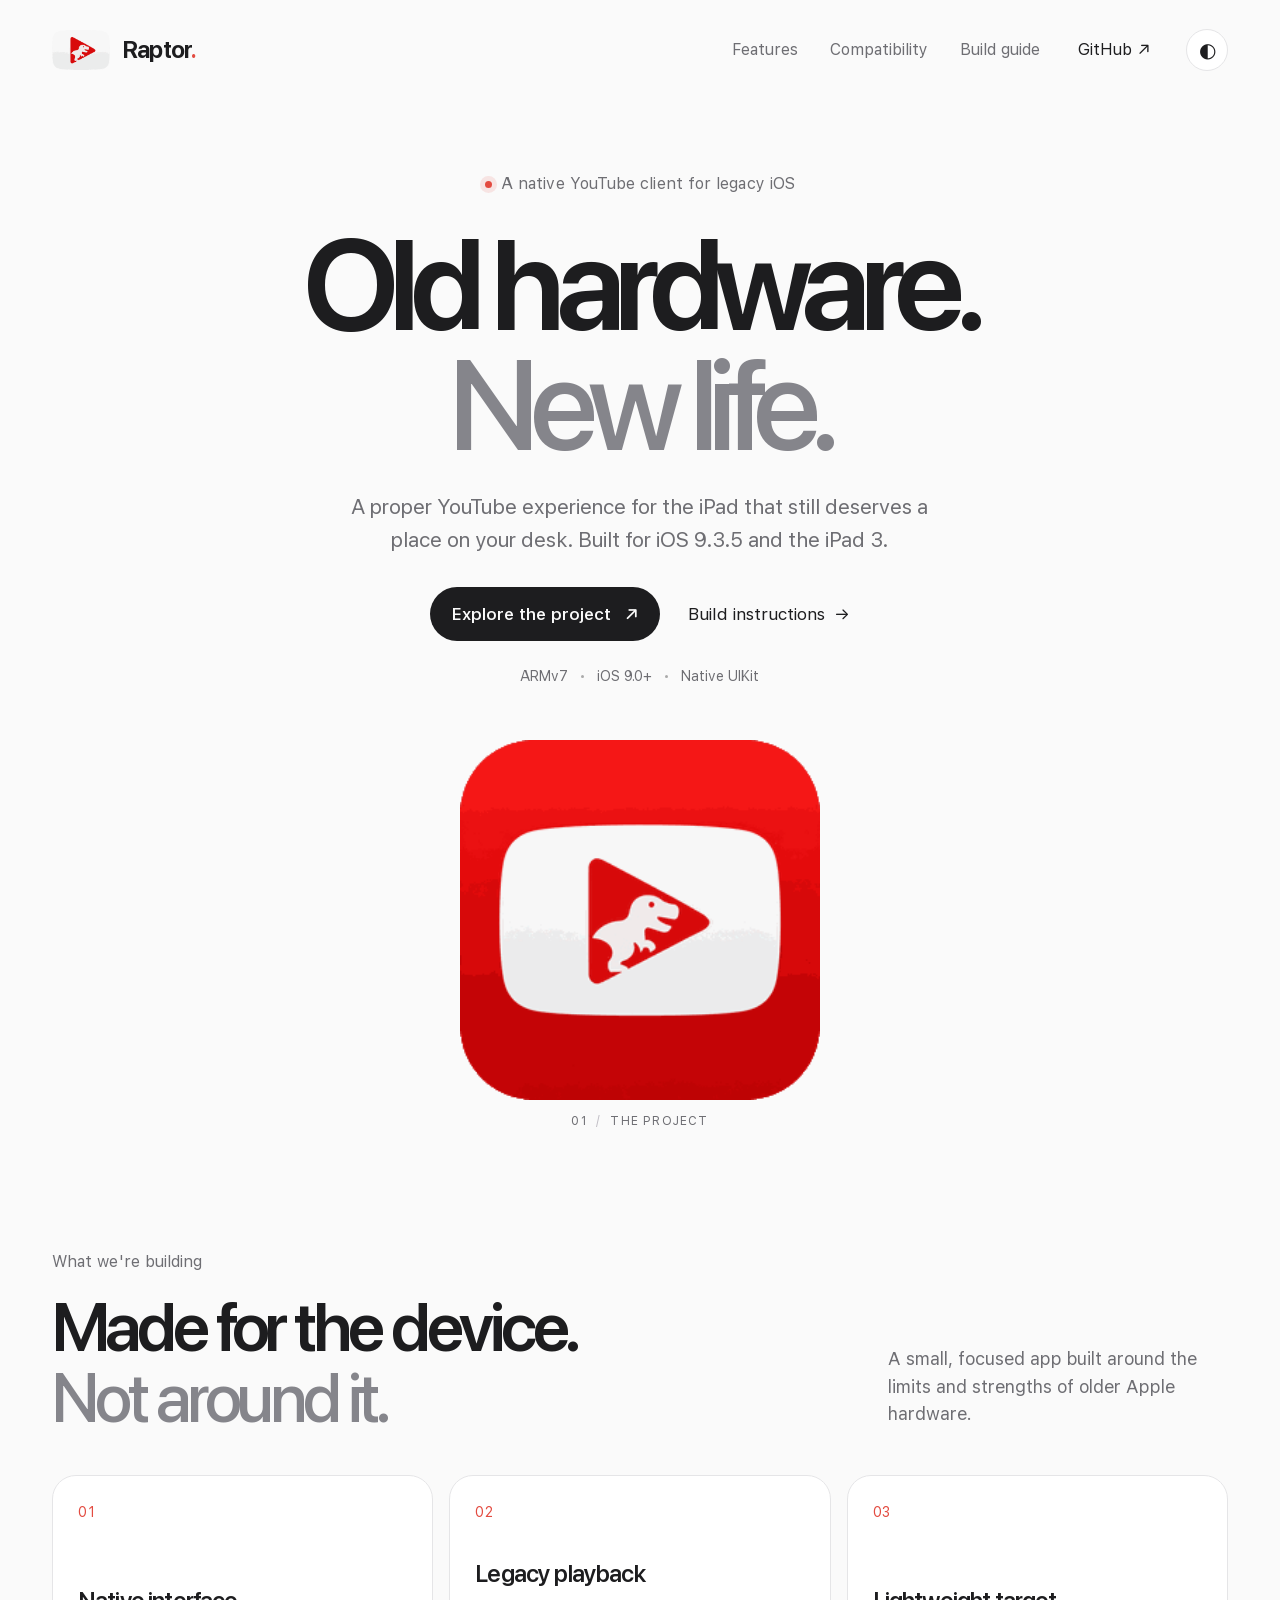
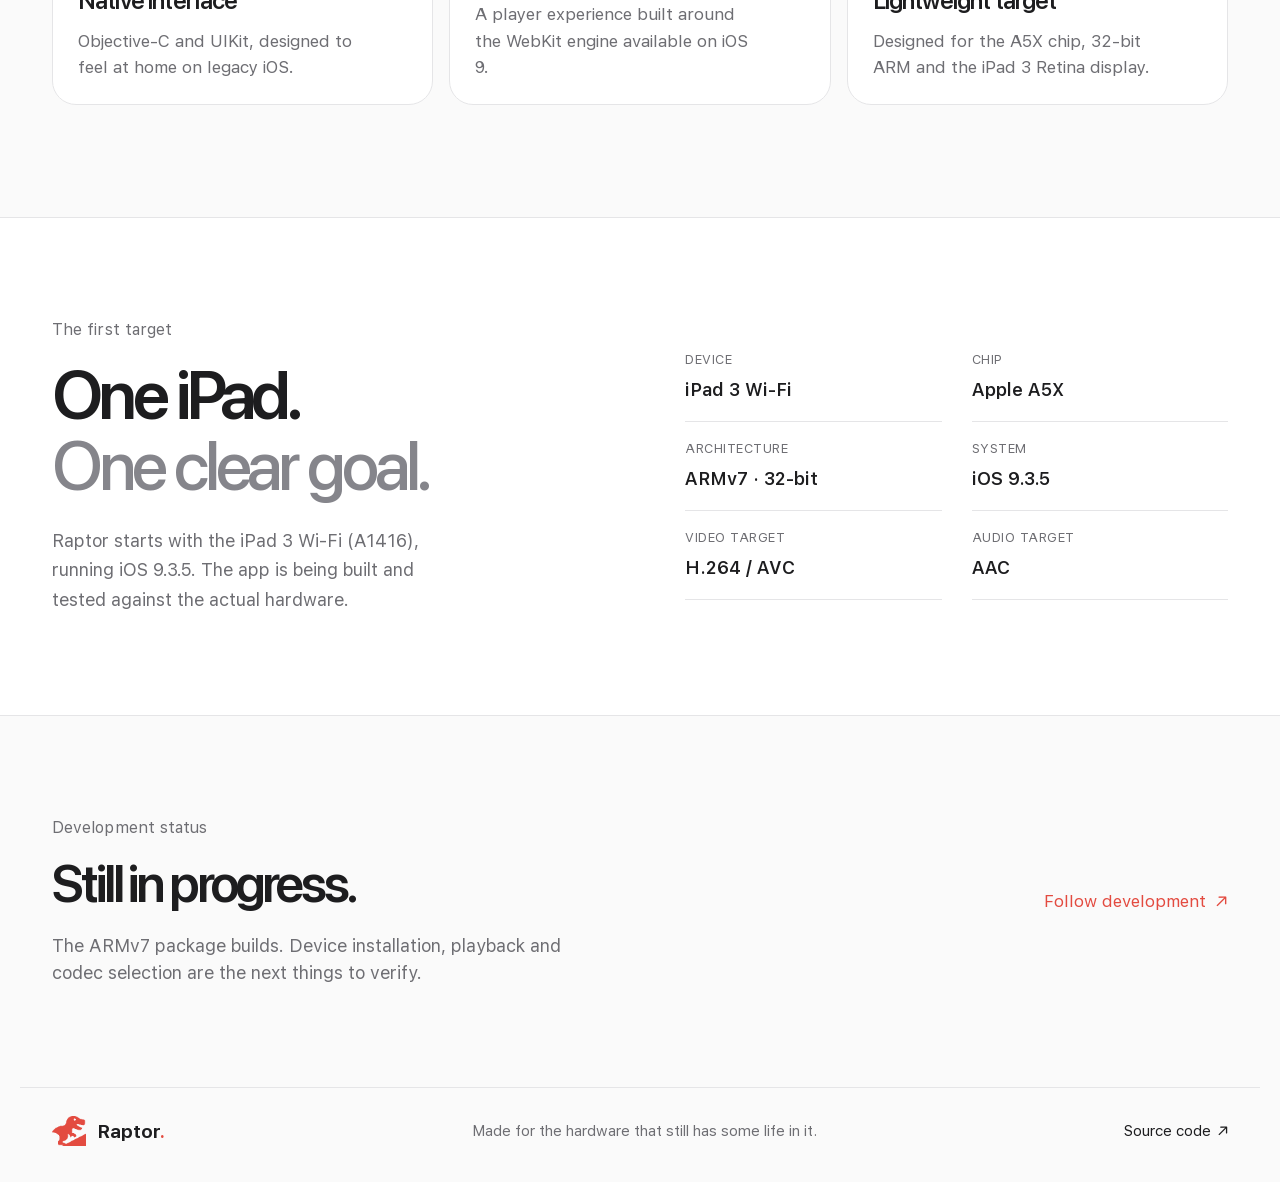
<file: website/index.html>
<!doctype html>
<html lang="en"><head><meta charset="utf-8"><meta name="viewport" content="width=device-width,initial-scale=1"><meta name="theme-color" content="#fafafa"><meta name="description" content="Raptor is a native YouTube client for legacy iOS devices."><title>Raptor — YouTube for legacy iOS</title><link rel="icon" href="./assets/favicon.png" type="image/png" sizes="64x64"><link rel="preload" href="./assets/sf-pro.woff" as="font" type="font/woff" crossorigin><link rel="stylesheet" href="./assets/style.css"><script defer src="./assets/site.js"></script></head>
<body><header class="topbar"><a class="brand" href="./" aria-label="Raptor home"><img src="./assets/raptor-logo.png" alt=""><span>Raptor<span class="brand-period">.</span></span></a><nav aria-label="Main navigation"><a href="#features">Features</a><a href="#compatibility">Compatibility</a><a href="./docs/building.html">Build guide</a><a class="github" href="https://github.com/pxotitas/raptor">GitHub <span>↗</span></a></nav><button class="theme-toggle" type="button" aria-label="Switch to dark theme" title="Switch theme"><span aria-hidden="true">◐</span></button></header>
<main><section class="hero" aria-labelledby="hero-title"><div class="hero-intro"><p class="eyebrow"><span class="eyebrow-dot"></span> A native YouTube client for legacy iOS</p><h1 id="hero-title"><span class="title-line">Old hardware.</span><span class="title-line title-muted">New life.</span></h1><p class="lead">A proper YouTube experience for the iPad that still deserves a place on your desk. Built for iOS 9.3.5 and the iPad 3.</p><div class="actions"><a class="button primary" href="https://github.com/pxotitas/raptor">Explore the project <span>↗</span></a><a class="text-link" href="./docs/building.html">Build instructions <span>→</span></a></div><div class="hero-meta"><span>ARMv7</span><i></i><span>iOS 9.0+</span><i></i><span>Native UIKit</span></div></div><div class="hero-art" aria-label="Raptor app icon"><img src="./assets/raptor-app-icon.png" alt="Raptor dinosaur play-button logo"><span class="art-index">01 <span>/</span> THE PROJECT</span></div></section>
<section class="feature-section" id="features"><div class="section-heading"><div><p class="eyebrow">What we're building</p><h2>Made for the device.<br><span>Not around it.</span></h2></div><p class="section-note">A small, focused app built around the limits and strengths of older Apple hardware.</p></div><div class="feature-grid"><article><span class="number">01</span><div><h3>Native interface</h3><p>Objective-C and UIKit, designed to feel at home on legacy iOS.</p></div><span class="feature-arrow">↗</span></article><article><span class="number">02</span><div><h3>Legacy playback</h3><p>A player experience built around the WebKit engine available on iOS 9.</p></div><span class="feature-arrow">↗</span></article><article><span class="number">03</span><div><h3>Lightweight target</h3><p>Designed for the A5X chip, 32-bit ARM and the iPad 3 Retina display.</p></div><span class="feature-arrow">↗</span></article></div></section>
<section class="compat" id="compatibility"><div class="compat-copy"><p class="eyebrow">The first target</p><h2>One iPad.<br><span>One clear goal.</span></h2><p>Raptor starts with the iPad 3 Wi-Fi (A1416), running iOS 9.3.5. The app is being built and tested against the actual hardware.</p></div><div class="specs"><div><span>Device</span><strong>iPad 3 Wi-Fi</strong></div><div><span>Chip</span><strong>Apple A5X</strong></div><div><span>Architecture</span><strong>ARMv7 · 32-bit</strong></div><div><span>System</span><strong>iOS 9.3.5</strong></div><div><span>Video target</span><strong>H.264 / AVC</strong></div><div><span>Audio target</span><strong>AAC</strong></div></div></section>
<section class="status-panel"><div><p class="eyebrow">Development status</p><h2>Still in progress.</h2><p>The ARMv7 package builds. Device installation, playback and codec selection are the next things to verify.</p></div><a class="status-link" href="https://github.com/pxotitas/raptor/issues">Follow development <span>↗</span></a></section></main>
<footer><a class="footer-brand" href="./"><img src="./assets/raptor-dino.png" alt=""><strong>Raptor<span>.</span></strong></a><span>Made for the hardware that still has some life in it.</span><a href="https://github.com/pxotitas/raptor">Source code <span>↗</span></a></footer></body></html>
</file>
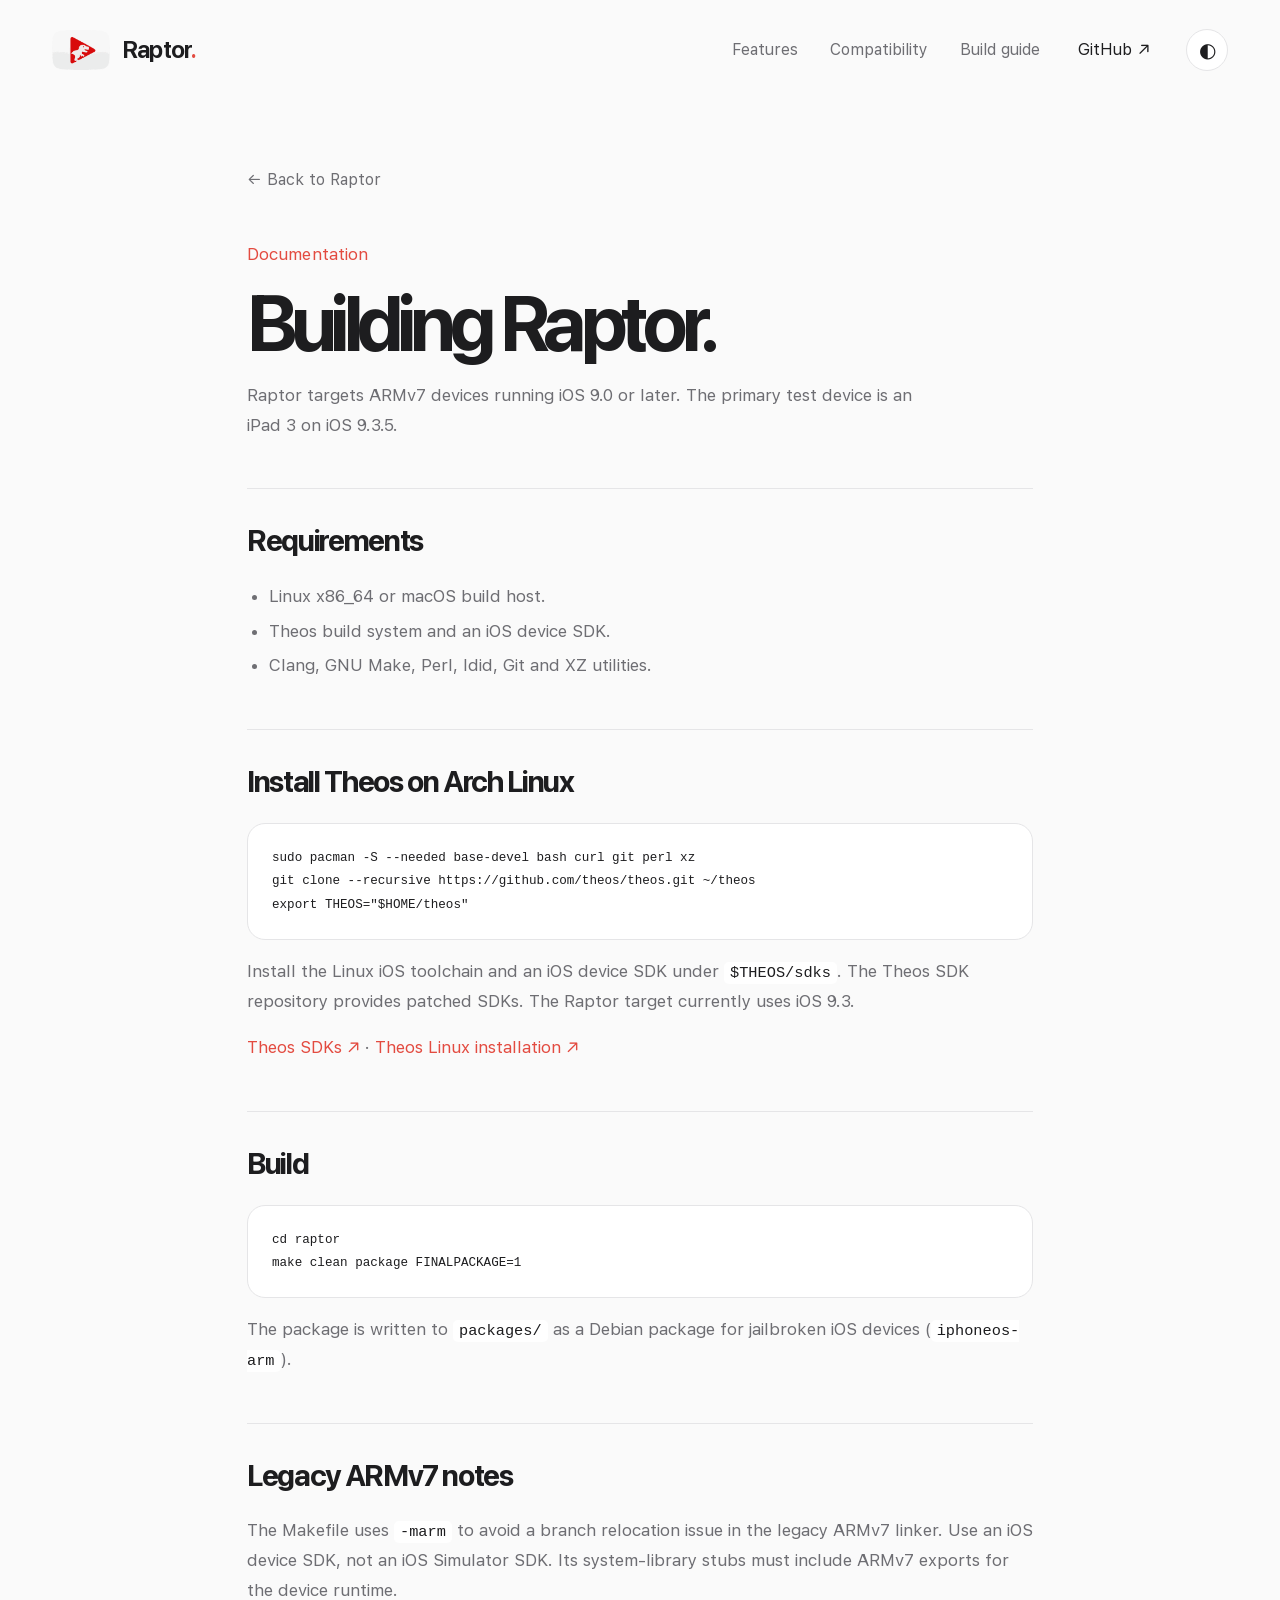
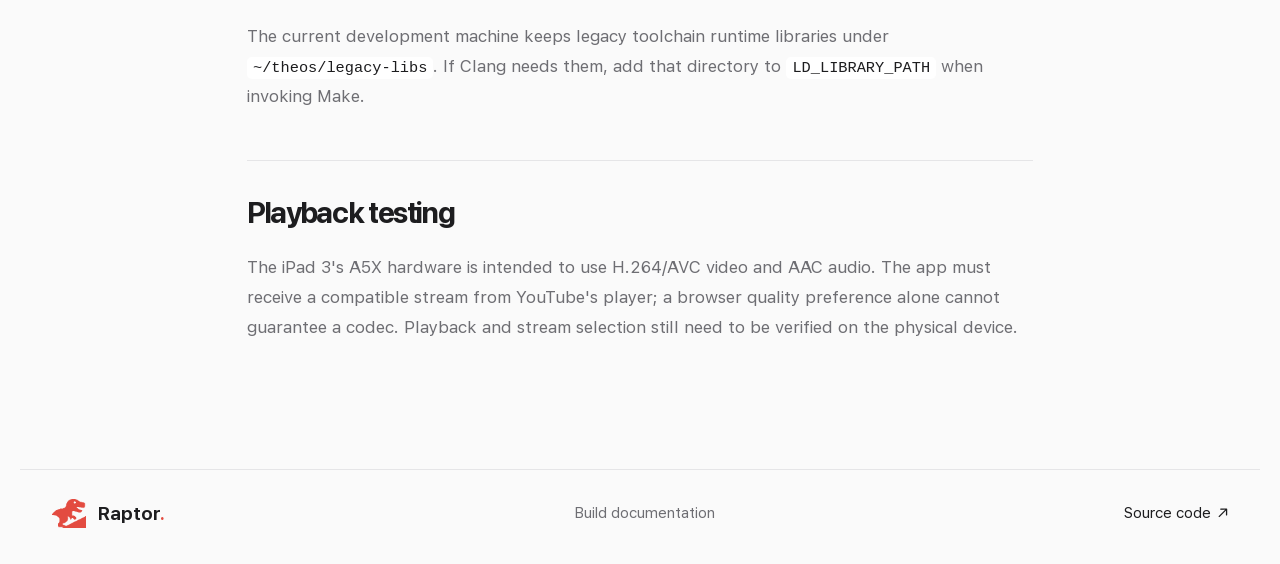
<file: website/docs/building.html>
<!doctype html>
<html lang="en"><head><meta charset="utf-8"><meta name="viewport" content="width=device-width,initial-scale=1"><meta name="theme-color" content="#fafafa"><title>Building Raptor</title><link rel="icon" href="../assets/favicon.png" type="image/png" sizes="64x64"><link rel="preload" href="../assets/sf-pro.woff" as="font" type="font/woff" crossorigin><link rel="stylesheet" href="../assets/style.css"><script defer src="../assets/site.js"></script></head>
<body><header class="topbar"><a class="brand" href="../"><img src="../assets/raptor-logo.png" alt=""><span>Raptor<span class="brand-period">.</span></span></a><nav aria-label="Main navigation"><a href="../#features">Features</a><a href="../#compatibility">Compatibility</a><a href="./building.html">Build guide</a><a class="github" href="https://github.com/pxotitas/raptor">GitHub <span>↗</span></a></nav><button class="theme-toggle" type="button" aria-label="Switch to dark theme"><span aria-hidden="true">◐</span></button></header>
<main class="doc-page"><a class="doc-back" href="../">← Back to Raptor</a><p class="eyebrow">Documentation</p><h1>Building Raptor.</h1><p class="doc-lead">Raptor targets ARMv7 devices running iOS 9.0 or later. The primary test device is an iPad 3 on iOS 9.3.5.</p>
<section><h2>Requirements</h2><ul><li>Linux x86_64 or macOS build host.</li><li>Theos build system and an iOS device SDK.</li><li>Clang, GNU Make, Perl, ldid, Git and XZ utilities.</li></ul></section>
<section><h2>Install Theos on Arch Linux</h2><pre><code>sudo pacman -S --needed base-devel bash curl git perl xz
git clone --recursive https://github.com/theos/theos.git ~/theos
export THEOS="$HOME/theos"</code></pre><p>Install the Linux iOS toolchain and an iOS device SDK under <code>$THEOS/sdks</code>. The Theos SDK repository provides patched SDKs. The Raptor target currently uses iOS 9.3.</p><p><a href="https://github.com/theos/sdks">Theos SDKs ↗</a> · <a href="https://theos.dev/docs/installation-linux">Theos Linux installation ↗</a></p></section>
<section><h2>Build</h2><pre><code>cd raptor
make clean package FINALPACKAGE=1</code></pre><p>The package is written to <code>packages/</code> as a Debian package for jailbroken iOS devices (<code>iphoneos-arm</code>).</p></section>
<section><h2>Legacy ARMv7 notes</h2><p>The Makefile uses <code>-marm</code> to avoid a branch relocation issue in the legacy ARMv7 linker. Use an iOS device SDK, not an iOS Simulator SDK. Its system-library stubs must include ARMv7 exports for the device runtime.</p><p>The current development machine keeps legacy toolchain runtime libraries under <code>~/theos/legacy-libs</code>. If Clang needs them, add that directory to <code>LD_LIBRARY_PATH</code> when invoking Make.</p></section>
<section><h2>Playback testing</h2><p>The iPad 3's A5X hardware is intended to use H.264/AVC video and AAC audio. The app must receive a compatible stream from YouTube's player; a browser quality preference alone cannot guarantee a codec. Playback and stream selection still need to be verified on the physical device.</p></section>
</main>
<footer><a class="footer-brand" href="../"><img src="../assets/raptor-dino.png" alt=""><strong>Raptor<span>.</span></strong></a><span>Build documentation</span><a href="https://github.com/pxotitas/raptor">Source code <span>↗</span></a></footer></body></html>
</file>
<file: website/assets/style.css>
@font-face{font-family:"SF Pro";src:url("./sf-pro.woff") format("woff");font-style:normal;font-weight:100 1000;font-display:swap}
:root{color-scheme:light;--bg:#fafafa;--surface:#fff;--ink:#1d1d1f;--muted:#6e6e73;--line:#e5e5e7;--accent:#e34b40;--purple:#6e5b88;--max:1240px;--font:"SF Pro",-apple-system,BlinkMacSystemFont,"Segoe UI",sans-serif;--ease:cubic-bezier(.22,1,.36,1);font-family:var(--font)}
:root.dark{color-scheme:dark;--bg:#171719;--surface:#202023;--ink:#f4f3f5;--muted:#aaa8af;--line:#36353a}
*{box-sizing:border-box}html{scroll-behavior:smooth;scroll-padding-top:112px}body{margin:0;background:var(--bg);color:var(--ink);font:400 18px/1.55 var(--font);-webkit-font-smoothing:antialiased;transition:background-color .45s var(--ease),color .45s var(--ease)}a{color:inherit;text-decoration:none}button{font:inherit;color:inherit}img{display:block;max-width:100%}
.topbar{height:100px;max-width:var(--max);margin:auto;padding:0 32px;display:flex;align-items:center;gap:36px;position:relative;z-index:5}.brand{display:inline-flex;align-items:center;gap:12px;margin-right:auto;font-size:24px;font-weight:650;letter-spacing:-.8px}.brand img{width:58px;height:40px;object-fit:contain;transition:transform .45s var(--ease)}.brand:hover img{transform:rotate(-7deg) scale(1.04)}.brand-period,.footer-brand strong span{color:var(--accent)}.topbar nav{display:flex;align-items:center;gap:32px;font-size:16px;color:var(--muted)}.topbar nav a{position:relative;min-height:44px;display:inline-flex;align-items:center;gap:6px;transition:color .18s}.topbar nav a:after{content:"";position:absolute;left:0;right:0;bottom:5px;height:1px;background:currentColor;transform:scaleX(0);transform-origin:left;transition:transform .2s var(--ease)}.topbar nav a:hover{color:var(--ink)}.topbar nav a:hover:after{transform:scaleX(1)}.topbar nav .github{color:var(--ink);margin-left:6px}.theme-toggle{width:42px;height:42px;border:1px solid var(--line);border-radius:50%;background:var(--surface);display:grid;place-items:center;font-size:20px;cursor:pointer;transition:transform .3s var(--ease),background .3s}.theme-toggle:hover{transform:rotate(18deg)}
main{overflow:hidden}.hero{max-width:var(--max);margin:0 auto;padding:72px 32px 108px;display:grid;grid-template-columns:1fr;justify-items:center;text-align:center}.hero-intro{max-width:820px}.eyebrow{display:flex;align-items:center;gap:9px;margin:0;color:var(--muted);font-size:16px;letter-spacing:.005em}.hero-intro>.eyebrow{justify-content:center}.eyebrow-dot{width:7px;height:7px;background:var(--accent);border-radius:50%;box-shadow:0 0 0 5px color-mix(in srgb,var(--accent) 12%,transparent)}.hero h1{margin:28px 0 0;font-size:clamp(76px,10vw,132px);line-height:.94;letter-spacing:-.075em;font-weight:620}.title-line{display:block}.title-muted{color:#85858b;font-weight:520}.lead{max-width:610px;margin:26px auto 0;color:var(--muted);font-size:21px;line-height:1.55}.actions{display:flex;justify-content:center;align-items:center;gap:28px;margin-top:30px}.button{min-height:52px;padding:14px 22px;border-radius:999px;display:inline-flex;align-items:center;justify-content:center;gap:14px;background:var(--ink);color:var(--bg);font-size:17px;font-weight:550;transition:transform .2s var(--ease),box-shadow .2s,background .2s}.button span,.text-link span,.status-link span,footer>a:last-child span{transition:transform .2s var(--ease)}.button:hover{transform:translateY(-2px);box-shadow:0 8px 20px #00000012}.button:hover span,.text-link:hover span,.status-link:hover span,footer>a:last-child:hover span{transform:translate(2px,-2px)}.text-link,.status-link{display:inline-flex;align-items:center;gap:9px;min-height:48px;font-size:17px;transition:color .18s}.text-link:hover,.status-link:hover{color:var(--accent)}.hero-meta{display:flex;justify-content:center;align-items:center;gap:13px;margin-top:25px;color:var(--muted);font-size:14px}.hero-meta i{width:3px;height:3px;background:#aaa;border-radius:50%}.hero-art{width:100%;max-width:360px;position:relative;margin-top:52px;border-radius:0;overflow:visible;background:transparent}.hero-art img{display:block;width:100%;height:auto;aspect-ratio:auto;object-fit:contain;transition:transform .8s var(--ease)}.hero-art:hover img{transform:scale(1.012)}.art-index{display:block;margin-top:12px;text-align:center;font-size:12px;letter-spacing:.1em;color:var(--muted)}.art-index span{color:#c1bec5;padding:0 5px}
.feature-section{max-width:var(--max);margin:0 auto;padding:12px 32px 112px}.section-heading{display:flex;align-items:end;justify-content:space-between;gap:40px;margin-bottom:42px}.section-heading h2,.compat h2,.status-panel h2{margin:17px 0 0;font-size:clamp(42px,5.4vw,68px);line-height:1.04;letter-spacing:-.06em;font-weight:590}.section-heading h2 span,.compat h2 span{color:#85858b;font-weight:500}.section-note{max-width:340px;margin:0 0 5px;color:var(--muted);font-size:18px}.feature-grid{display:grid;grid-template-columns:repeat(3,1fr);gap:16px}.feature-grid article{position:relative;min-height:230px;padding:26px 25px 24px;background:var(--surface);border:1px solid var(--line);border-radius:24px;display:flex;flex-direction:column;justify-content:space-between;transition:transform .4s var(--ease),border-color .25s,box-shadow .35s}.feature-grid article:hover{transform:translateY(-5px);border-color:color-mix(in srgb,var(--accent) 35%,var(--line));box-shadow:0 16px 34px #00000008}.number{font-size:14px;color:var(--accent);letter-spacing:.06em}.feature-grid h3{margin:0 0 9px;font-size:24px;letter-spacing:-.035em;font-weight:570}.feature-grid p{max-width:290px;margin:0;color:var(--muted);font-size:17px;line-height:1.55}.feature-arrow{position:absolute;right:25px;top:23px;color:#aaa;font-size:18px;opacity:0;transform:translate(-3px,3px);transition:opacity .2s,transform .2s var(--ease)}.feature-grid article:hover .feature-arrow{opacity:1;transform:none}
.compat{padding:100px max(32px,calc((100vw - var(--max))/2 + 32px));background:var(--surface);border-top:1px solid var(--line);border-bottom:1px solid var(--line);display:grid;grid-template-columns:1fr 1fr;gap:90px}.compat-copy>p:last-child{max-width:420px;margin:24px 0 0;color:var(--muted);font-size:18px;line-height:1.65}.specs{display:grid;grid-template-columns:1fr 1fr;align-content:center;gap:0 30px}.specs div{display:flex;flex-direction:column;gap:6px;padding:17px 0;border-bottom:1px solid var(--line);transition:padding .25s var(--ease),border-color .25s}.specs div:hover{padding-left:7px;border-color:var(--accent)}.specs span{font-size:13px;color:var(--muted);letter-spacing:.04em;text-transform:uppercase}.specs strong{font-size:18px;font-weight:570}.status-panel{max-width:var(--max);margin:0 auto;padding:100px 32px;display:flex;justify-content:space-between;align-items:center;gap:50px}.status-panel>div{max-width:620px}.status-panel h2{font-size:52px}.status-panel p:last-child{max-width:550px;margin:20px 0 0;color:var(--muted);font-size:18px}.status-link{white-space:nowrap;color:var(--accent)}footer{max-width:var(--max);margin:0 auto;border-top:1px solid var(--line);padding:26px 32px 34px;display:flex;align-items:center;justify-content:space-between;gap:24px;color:var(--muted);font-size:15px}.footer-brand{display:inline-flex;align-items:center;gap:11px;color:var(--ink)}.footer-brand img{width:34px;height:34px;object-fit:contain}.footer-brand strong{font-size:19px;font-weight:650}footer>a:last-child{display:inline-flex;align-items:center;gap:6px;color:var(--ink)}
.js-motion .hero-intro>*{opacity:0;transform:translateY(18px);animation:hero-in .7s var(--ease) forwards}.js-motion .hero-intro>.eyebrow{animation-delay:.08s}.js-motion .hero-intro>h1{animation-delay:.16s}.js-motion .hero-intro>.lead{animation-delay:.24s}.js-motion .hero-intro>.actions{animation-delay:.32s}.js-motion .hero-intro>.hero-meta{animation-delay:.4s}.js-motion .hero-art{opacity:0;animation:art-in .9s .2s var(--ease) forwards}.js-motion .reveal{opacity:0;transform:translateY(18px);transition:opacity .7s var(--ease),transform .8s var(--ease)}.js-motion .reveal.is-visible{opacity:1;transform:none}@keyframes hero-in{to{opacity:1;transform:translateY(0)}}@keyframes art-in{from{opacity:0;transform:translateY(22px) scale(.985)}to{opacity:1;transform:translateY(0) scale(1)}}
@media(max-width:850px){.topbar{height:88px;padding:0 28px;gap:18px}.topbar nav{gap:18px;font-size:14px}.hero{padding:58px 28px 82px}.hero h1{font-size:clamp(68px,11vw,96px)}.hero-art{margin-top:50px}.feature-section{padding:10px 28px 82px}.feature-grid{gap:12px}.feature-grid article{padding:22px;min-height:220px}.feature-grid h3{font-size:21px}.feature-grid p{font-size:16px}.compat{padding:78px 32px;gap:42px}.status-panel{padding:78px 32px}}
@media(max-width:620px){.topbar{height:78px;padding:0 20px;gap:10px}.brand{font-size:21px;gap:9px}.brand img{width:48px;height:34px}.topbar nav{gap:13px;font-size:12px}.topbar nav a:nth-child(2),.topbar nav a:nth-child(3){display:none}.topbar nav .github{margin:0}.theme-toggle{width:36px;height:36px;flex:none}.hero{padding:50px 20px 72px}.hero h1{font-size:clamp(60px,14vw,88px);margin-top:24px}.lead{font-size:18px;margin-top:22px}.actions{gap:12px;flex-direction:column;margin-top:25px}.button{width:100%;max-width:290px}.text-link{font-size:16px}.hero-meta{font-size:12px;gap:9px;margin-top:20px}.hero-art{margin-top:38px;max-width:260px;border-radius:0}.art-index{margin-top:9px;font-size:9px}.feature-section{padding:0 20px 72px}.section-heading{display:block;margin-bottom:28px}.section-heading h2,.compat h2{font-size:44px}.section-note{margin-top:20px;font-size:17px}.feature-grid{grid-template-columns:1fr;gap:10px}.feature-grid article{min-height:180px;padding:22px}.feature-grid h3{font-size:23px}.feature-grid p{font-size:17px}.compat{grid-template-columns:1fr;padding:68px 22px;gap:30px}.compat-copy>p:last-child{font-size:17px}.specs{gap:0 18px}.specs strong{font-size:16px}.specs span{font-size:11px}.status-panel{display:block;padding:70px 22px}.status-panel h2{font-size:43px}.status-panel p:last-child{font-size:17px}.status-link{margin-top:20px}footer{padding:22px 20px 28px;gap:12px;flex-wrap:wrap}footer>span:nth-child(2){order:3;width:100%;font-size:13px}footer>a:last-child{font-size:13px}}
@media(prefers-reduced-motion:reduce){html{scroll-behavior:auto}*,*::before,*::after{animation-duration:.01ms!important;animation-iteration-count:1!important;transition-duration:.01ms!important}.js-motion .reveal,.js-motion .hero-intro>*{opacity:1;transform:none}}
.doc-page{max-width:850px;margin:0 auto;padding:58px 32px 110px}.doc-back{display:inline-flex;min-height:44px;align-items:center;margin-bottom:38px;color:var(--muted);font-size:16px;transition:color .18s}.doc-back:hover{color:var(--accent)}.doc-page>.eyebrow{color:var(--accent)}.doc-page h1{margin:15px 0 18px;font-size:clamp(48px,8vw,78px);line-height:1;letter-spacing:-.07em}.doc-lead{max-width:690px;color:var(--muted);font-size:20px}.doc-page section{margin-top:48px;padding-top:28px;border-top:1px solid var(--line)}.doc-page h2{margin:0 0 18px;font-size:30px;letter-spacing:-.045em}.doc-page p,.doc-page li{color:var(--muted);font-size:17px;line-height:1.75}.doc-page ul{padding-left:22px}.doc-page li+li{margin-top:5px}.doc-page pre{overflow:auto;padding:22px 24px;border-radius:18px;background:var(--surface);border:1px solid var(--line);color:var(--ink);font:14px/1.7 ui-monospace,SFMono-Regular,monospace}.doc-page code{font: .9em ui-monospace,SFMono-Regular,monospace}.doc-page p code{padding:2px 6px;border-radius:5px;background:var(--surface);color:var(--ink)}.doc-page a:not(.doc-back){color:var(--accent)}.doc-page a:not(.doc-back):hover{text-decoration:underline}@media(max-width:620px){.doc-page{padding:40px 22px 76px}.doc-page h1{font-size:52px}.doc-page h2{font-size:26px}.doc-lead{font-size:18px}.doc-page pre{padding:16px;font-size:12px}}
</file>
